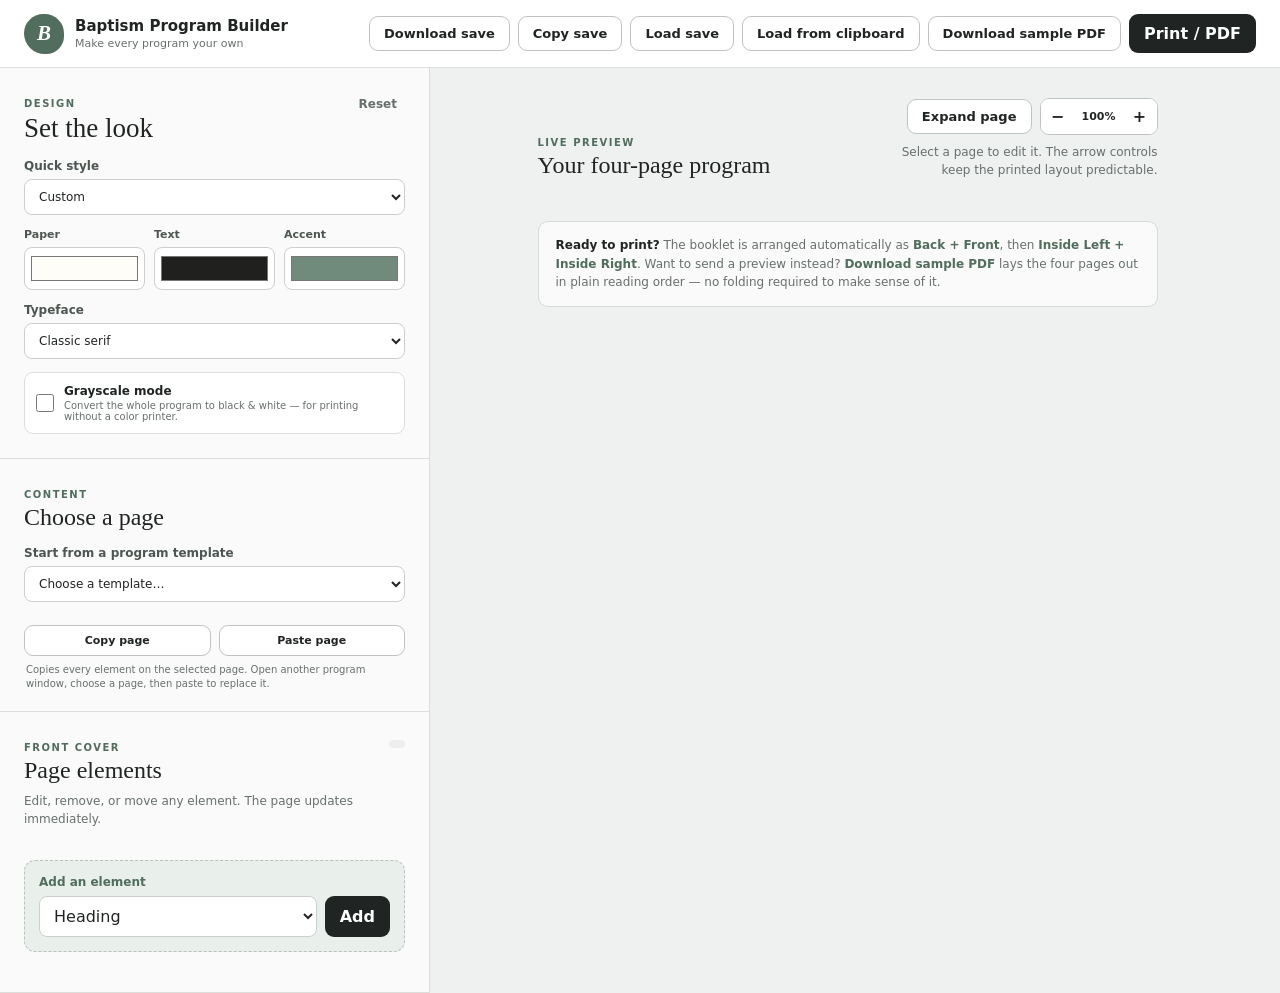
<file: index.html>
<!doctype html>
<html lang="en">
<head>
  <meta charset="utf-8">
  <meta name="viewport" content="width=device-width, initial-scale=1">
  <title>Baptism Program Builder</title>
  <link rel="icon" type="image/svg+xml" href="static/favicon.svg">
  <link rel="stylesheet" href="static/app.css">
  <link data-trunk rel="rust" />
  <link data-trunk rel="copy-dir" href="static" data-target-path="static" />
</head>
<body class="editor-page">
  <header class="topbar no-print">
    <a class="brand" href="./">
      <span class="brand-mark" aria-hidden="true">B</span>
      <span><strong>Baptism Program Builder</strong><small>Make every program your own</small></span>
    </a>
    <div class="file-actions" aria-label="Program actions">
      <span class="save-status" id="save-status" role="status" aria-live="polite"></span>
      <button type="button" class="secondary-button" id="download-save">Download save</button>
      <button type="button" class="secondary-button" id="copy-save">Copy save</button>
      <label class="button-label" for="load-save">Load save</label>
      <input id="load-save" type="file" accept="application/json,.json" hidden>
      <button type="button" class="secondary-button" id="load-save-clipboard">Load from clipboard</button>
      <button type="button" class="secondary-button" id="print-sample">Download sample PDF</button>
      <button type="button" id="print-program">Print / PDF</button>
    </div>
  </header>

  <main class="builder no-print">
    <aside class="control-panel">
      <section class="control-section design-section">
        <div class="section-heading">
          <div><span class="step-label">Design</span><h1>Set the look</h1></div>
          <button type="button" class="quiet-button" id="reset-theme">Reset</button>
        </div>

        <label>Quick style
          <select id="theme-preset">
            <option value="custom">Custom</option>
            <option value="monochrome">Black &amp; white</option>
            <option value="classic">Classic</option>
            <option value="sage">Soft sage</option>
            <option value="blue">Water blue</option>
            <option value="blush">Warm blush</option>
            <option value="night">Midnight</option>
          </select>
        </label>
        <div class="color-grid">
          <label>Paper<input type="color" id="paper-color" value="#fffdf8"></label>
          <label>Text<input type="color" id="text-color" value="#20201e"></label>
          <label>Accent<input type="color" id="accent-color" value="#708a7b"></label>
        </div>
        <label>Typeface
          <select id="font-family">
            <option value="serif">Classic serif</option>
            <option value="sans">Clean sans serif</option>
            <option value="soft">Soft rounded</option>
          </select>
        </label>
        <label class="checkbox-control">
          <input type="checkbox" id="monochrome-images">
          <span><strong>Grayscale mode</strong><small>Convert the whole program to black &amp; white — for printing without a color printer.</small></span>
        </label>
      </section>

      <section class="control-section page-section">
        <span class="step-label">Content</span>
        <h2>Choose a page</h2>
        <label>Start from a program template
          <select id="content-template">
            <option value="">Choose a template…</option>
            <option value="child-same-day">Child baptism + confirmation</option>
            <option value="child-later">Child baptism only (confirmed later)</option>
            <option value="convert">Convert baptism</option>
            <option value="multiple">Multiple candidates</option>
            <option value="service-one-hymn">One-page service + one hymn</option>
            <option value="service-two-hymns">One-page service + two hymns inside</option>
            <option value="service-split-hymns">One-page service + hymns split</option>
          </select>
        </label>
        <div class="page-tabs" id="page-tabs" role="tablist" aria-label="Program pages"></div>
        <div class="page-clipboard-actions" aria-label="Copy or paste a complete page">
          <button type="button" class="secondary-button" id="copy-page">Copy page</button>
          <button type="button" class="secondary-button" id="paste-page">Paste page</button>
        </div>
        <p class="page-clipboard-help">Copies every element on the selected page. Open another program window, choose a page, then paste to replace it.</p>
      </section>

      <section class="control-section block-section">
        <div class="section-heading">
          <div><span class="step-label" id="current-page-label">Front cover</span><h2>Page elements</h2></div>
          <span class="element-count" id="element-count"></span>
        </div>
        <p class="section-help">Edit, remove, or move any element. The page updates immediately.</p>
        <div class="block-list" id="block-list"></div>

        <div class="add-element">
          <label for="new-block-type">Add an element</label>
          <div class="add-element-row">
            <select id="new-block-type">
              <option value="heading">Heading</option>
              <option value="text">Text</option>
              <option value="item">Program item</option>
              <option value="callout">Callout section</option>
              <option value="hymn">Hymn</option>
              <option value="quote">Scripture / quote</option>
              <option value="markdown">Markdown text</option>
              <option value="image">Image</option>
              <option value="decoration">Decoration</option>
              <option value="spacer">Space</option>
            </select>
            <button type="button" id="add-block">Add</button>
          </div>
        </div>
      </section>
    </aside>

    <section class="canvas-panel">
      <div class="canvas-heading">
        <div><span class="step-label">Live preview</span><h2>Your four-page program</h2></div>
        <div class="canvas-heading-side">
          <div class="preview-actions">
            <button type="button" class="secondary-button" id="toggle-focus" aria-pressed="false">Expand page</button>
            <div class="preview-zoom" aria-label="Expanded page size">
              <button type="button" class="secondary-button" id="zoom-out" aria-label="Make preview smaller">−</button>
              <output id="zoom-value" aria-live="polite">100%</output>
              <button type="button" class="secondary-button" id="zoom-in" aria-label="Make preview larger">+</button>
            </div>
          </div>
          <p>Select a page to edit it. The arrow controls keep the printed layout predictable.</p>
        </div>
      </div>
      <div class="live-preview-grid" id="live-preview" aria-label="Live four-page preview"></div>
      <div class="print-tip">
        <strong>Ready to print?</strong>
        The booklet is arranged automatically as <span>Back + Front</span>, then <span>Inside Left + Inside Right</span>.
        Want to send a preview instead? <span>Download sample PDF</span> lays the four pages out in plain reading order — no folding required to make sense of it.
      </div>
    </section>
  </main>

  <div class="print-only" id="print-program-pages" aria-hidden="true">
    <section class="print-sheet">
      <div class="print-page" data-print-page="back"></div>
      <div class="print-page" data-print-page="front"></div>
    </section>
    <section class="print-sheet">
      <div class="print-page" data-print-page="inside-left"></div>
      <div class="print-page" data-print-page="inside-right"></div>
    </section>
  </div>

  <div class="print-only" id="print-sample-pages" aria-hidden="true">
    <section class="print-sheet-single"><div class="print-page" data-print-page="front"></div></section>
    <section class="print-sheet-single"><div class="print-page" data-print-page="inside-left"></div></section>
    <section class="print-sheet-single"><div class="print-page" data-print-page="inside-right"></div></section>
    <section class="print-sheet-single"><div class="print-page" data-print-page="back"></div></section>
  </div>
</body>
</html>
</file>
<file: static/app.css>
:root {
  --ui-ink: #202422;
  --ui-muted: #68706c;
  --ui-border: #dcdedc;
  --ui-surface: #fff;
  --ui-canvas: #eef1ef;
  --ui-accent: #506d5e;
  --ui-accent-soft: #e9f0eb;
  --danger: #9b3c35;
}

* { box-sizing: border-box; }
[hidden] { display: none !important; }
html { min-width: 320px; }
body { margin: 0; color: var(--ui-ink); background: var(--ui-canvas); font-family: Inter, ui-sans-serif, system-ui, -apple-system, BlinkMacSystemFont, "Segoe UI", sans-serif; }
button, input, textarea, select { font: inherit; }
button, .button-label, .image-picker { -webkit-tap-highlight-color: transparent; }

button { border: 0; border-radius: 9px; padding: 10px 15px; color: #fff; background: var(--ui-ink); font-weight: 700; cursor: pointer; }
button:hover { filter: brightness(.94); }
button:focus-visible, input:focus-visible, textarea:focus-visible, select:focus-visible, .button-label:focus-visible { outline: 3px solid rgba(80,109,94,.25); outline-offset: 2px; }
button:disabled { cursor: default; opacity: .35; filter: none; }
.secondary-button, .button-label { display: inline-block; border: 1px solid #bfc4c1; border-radius: 9px; padding: 9px 14px; color: var(--ui-ink); background: #fff; font-size: 13px; font-weight: 700; cursor: pointer; }
.quiet-button { padding: 5px 8px; color: var(--ui-muted); background: transparent; font-size: 12px; }
.quiet-button.danger { color: var(--danger); }

.topbar { position: sticky; top: 0; z-index: 50; display: flex; justify-content: space-between; align-items: center; gap: 24px; min-height: 68px; padding: 10px 24px; border-bottom: 1px solid var(--ui-border); background: rgba(255,255,255,.96); backdrop-filter: blur(12px); }
.brand { display: flex; align-items: center; gap: 11px; color: inherit; text-decoration: none; }
.brand-mark { display: grid; place-items: center; width: 40px; height: 40px; border-radius: 50% 50% 46% 54%; color: #fff; background: var(--ui-accent); font: italic 700 21px Georgia, serif; }
.brand strong, .brand small { display: block; }
.brand strong { font-size: 15px; }
.brand small { margin-top: 2px; color: var(--ui-muted); font-size: 11px; font-weight: 500; }
.file-actions { display: flex; align-items: center; justify-content: flex-end; gap: 8px; }
.save-status { max-width: 260px; color: var(--ui-muted); font-size: 12px; text-align: right; }
.save-status.error { color: var(--danger); }

.builder { display: grid; grid-template-columns: 430px minmax(590px, 1fr); max-width: 1390px; min-height: calc(100vh - 68px); margin: 0 auto; }
.control-panel { border-right: 1px solid var(--ui-border); background: #f9faf9; }
.control-section { padding: 24px; border-bottom: 1px solid var(--ui-border); }
.control-section h1, .control-section h2, .canvas-heading h2 { margin: 2px 0 15px; font-family: Georgia, "Times New Roman", serif; font-weight: 500; }
.control-section h1 { font-size: 27px; }
.control-section h2, .canvas-heading h2 { font-size: 24px; }
.step-label { color: var(--ui-accent); font-size: 10px; font-weight: 800; letter-spacing: .15em; text-transform: uppercase; }
.section-heading { display: flex; justify-content: space-between; align-items: start; gap: 16px; }
.section-help { margin: -7px 0 16px; color: var(--ui-muted); font-size: 12px; line-height: 1.5; }
.element-count { margin-top: 4px; padding: 4px 8px; border-radius: 99px; color: var(--ui-muted); background: #ecefed; font-size: 11px; white-space: nowrap; }

.control-section > label, .field-control, .add-element > label { display: grid; gap: 6px; margin-bottom: 13px; color: #4d5651; font-size: 12px; font-weight: 700; }
input, textarea, select { width: 100%; border: 1px solid #cbd0cd; border-radius: 8px; padding: 9px 10px; color: var(--ui-ink); background: #fff; font-weight: 500; }
textarea { min-height: 78px; resize: vertical; line-height: 1.4; }
.color-grid { display: grid; grid-template-columns: repeat(3, 1fr); gap: 9px; }
.color-grid label { display: grid; gap: 6px; color: #4d5651; font-size: 11px; font-weight: 700; }
.color-grid input[type="color"] { height: 43px; margin-bottom: 13px; padding: 4px; cursor: pointer; }
.checkbox-control { display: flex !important; grid-template-columns: none; align-items: center; gap: 10px !important; margin: 4px 0 0 !important; padding: 11px; border: 1px solid var(--ui-border); border-radius: 9px; background: #fff; cursor: pointer; }
.checkbox-control input { flex: 0 0 auto; width: 18px; height: 18px; margin: 0; accent-color: var(--ui-accent); }
.checkbox-control span, .checkbox-control strong, .checkbox-control small { display: block; }
.checkbox-control strong { color: var(--ui-ink); font-size: 12px; }
.checkbox-control small { margin-top: 2px; color: var(--ui-muted); font-size: 10px; font-weight: 500; }

.page-section { padding-bottom: 20px; }
.page-tabs { display: grid; grid-template-columns: 1fr 1fr; gap: 8px; }
.page-tab { display: flex; align-items: stretch; gap: 6px; padding: 9px; border: 1px solid var(--ui-border); background: #fff; }
.page-tab[data-selected="true"] { border-color: var(--ui-accent); background: var(--ui-accent-soft); box-shadow: inset 0 0 0 1px var(--ui-accent); }
.page-tab-select { flex: 1 1 auto; display: flex; align-items: center; gap: 9px; padding: 0; border: none; background: none; color: var(--ui-ink); font-size: 12px; text-align: left; }
.page-number { display: grid; place-items: center; width: 25px; height: 25px; border-radius: 50%; color: var(--ui-muted); background: #f0f2f0; font-size: 11px; }
.page-tab[data-selected="true"] .page-number { color: #fff; background: var(--ui-accent); }
.page-tab-move { display: flex; flex-direction: column; gap: 2px; flex: 0 0 auto; }
.page-tab-move .icon-button { width: 20px; height: 20px; font-size: 10px; }
.page-clipboard-actions { display: grid; grid-template-columns: 1fr 1fr; gap: 8px; margin-top: 10px; }
.page-clipboard-actions .secondary-button { padding: 8px 10px; font-size: 11px; }
.page-clipboard-help { margin: 7px 2px 0; color: var(--ui-muted); font-size: 10px; line-height: 1.4; }

.block-section { padding-bottom: 40px; }
.block-list { display: grid; gap: 11px; }
.block-card { padding: 13px; border: 1px solid var(--ui-border); border-radius: 11px; background: #fff; box-shadow: 0 2px 8px rgba(26,36,31,.03); transition: border-color .15s, box-shadow .15s; }
.block-card.is-linked-highlight { border-color: var(--ui-accent); box-shadow: 0 0 0 3px rgba(80,109,94,.13), 0 2px 8px rgba(26,36,31,.05); }
.block-card-header { display: flex; align-items: center; justify-content: space-between; gap: 12px; margin-bottom: 12px; }
.block-card-title { display: flex; align-items: center; gap: 8px; min-width: 0; }
.block-card-header strong { font-family: Georgia, serif; font-size: 15px; font-weight: 600; }
.link-number { display: grid; flex: 0 0 auto; place-items: center; width: 22px; height: 22px; border-radius: 50%; color: #fff; background: var(--ui-accent); font-size: 10px; font-weight: 800; }
.block-actions { display: flex; gap: 3px; }
.icon-button { width: 27px; height: 27px; padding: 0; border: 1px solid #e1e3e1; color: var(--ui-muted); background: #f8f9f8; font-size: 13px; line-height: 1; }
.icon-button.remove { color: var(--danger); font-size: 19px; font-weight: 400; }
.block-card .field-control { margin-bottom: 9px; }
.block-card .field-control:last-child { margin-bottom: 0; }
.block-card input, .block-card textarea, .block-card select { padding: 8px 9px; font-size: 12px; }
.control-row { display: grid; grid-template-columns: 1fr 1fr; gap: 9px; }
.control-row .field-control { min-width: 0; }
.advanced-style { margin-top: 4px; padding-top: 11px; border-top: 1px dashed var(--ui-border); }
.advanced-style summary { color: var(--ui-muted); font-size: 11px; font-weight: 700; cursor: pointer; list-style: none; }
.advanced-style summary::-webkit-details-marker { display: none; }
.advanced-style summary::before { content: "▸ "; }
.advanced-style[open] summary::before { content: "▾ "; }
.advanced-style[open] summary { margin-bottom: 10px; }
.advanced-style-note { margin: 6px 0 10px; color: var(--ui-muted); font-size: 11px; font-style: italic; }
.field-hint { margin: -6px 0 9px; color: var(--ui-muted); font-size: 11px; line-height: 1.4; }
.typography-color-control { display: flex; align-items: center; gap: 8px; }
.typography-color-control input[type="color"] { flex: 0 0 48px; height: 34px; padding: 3px; cursor: pointer; }
.typography-color-control .quiet-button { padding: 6px 8px; }
.add-element { margin-top: 16px; padding: 14px; border: 1px dashed #b9c1bc; border-radius: 11px; background: var(--ui-accent-soft); }
.add-element > label { margin-bottom: 7px; color: var(--ui-accent); }
.add-element-row { display: grid; grid-template-columns: 1fr auto; gap: 8px; }
.empty-page { padding: 22px; border: 1px dashed #c7cbc9; border-radius: 10px; color: var(--ui-muted); background: #fff; font-size: 12px; text-align: center; }
.image-actions { display: flex; align-items: center; gap: 8px; margin-bottom: 10px; }
.image-picker { padding: 7px 10px; border-radius: 7px; color: #fff; background: var(--ui-accent); font-size: 11px; font-weight: 700; cursor: pointer; }
.editor-thumbnail { display: block; width: 100%; height: 105px; margin-bottom: 10px; border-radius: 8px; object-fit: cover; }
.editor-thumbnail.is-built-in { border: 1px solid #e1e5e2; background: #f6f7f5; object-fit: contain; }
.art-library-title { display: block; margin: 2px 0 7px; color: #4d5651; font-size: 11px; font-weight: 700; }
.art-library-group-title { display: block; margin: 8px 0 5px; color: var(--ui-muted); font-size: 9px; font-weight: 800; letter-spacing: .04em; text-transform: uppercase; }
.art-library { display: grid; grid-template-columns: 1fr 1fr; gap: 7px; margin-bottom: 6px; }
.art-choice { min-width: 0; padding: 5px; border: 1px solid #d8dcda; border-radius: 8px; color: var(--ui-ink); background: #f8f9f8; font-size: 10px; line-height: 1.2; text-align: left; }
.art-choice:hover { border-color: #9eaaa3; filter: none; }
.art-choice.selected { border-color: var(--ui-accent); background: var(--ui-accent-soft); box-shadow: inset 0 0 0 1px var(--ui-accent); }
.art-choice img { display: block; width: 100%; height: 68px; margin-bottom: 5px; border-radius: 4px; background: #fff; object-fit: contain; }
.art-choice span { display: block; overflow: hidden; font-weight: 700; text-overflow: ellipsis; white-space: nowrap; }
.art-library-credit { margin: 0 0 10px; color: var(--ui-muted); font-size: 9px; line-height: 1.45; }
.art-library-credit a { color: inherit; text-decoration: underline; text-underline-offset: 2px; }

.canvas-panel {
  position: sticky;
  top: 68px;
  align-self: start;
  min-width: 0;
  height: calc(100vh - 68px);
  padding: 30px 32px 48px;
  overflow-y: auto;
  overscroll-behavior: contain;
  scrollbar-gutter: stable;
  background: var(--ui-canvas);
}
.canvas-heading { display: flex; justify-content: space-between; align-items: end; gap: 28px; max-width: 620px; margin: 0 auto 18px; }
.canvas-heading h2 { margin-bottom: 0; }
.canvas-heading-side { display: grid; justify-items: end; gap: 8px; }
.canvas-heading p { max-width: 260px; margin: 0; color: var(--ui-muted); font-size: 12px; line-height: 1.5; text-align: right; }
.preview-actions { display: flex; align-items: center; gap: 8px; }
.preview-zoom { display: flex; align-items: center; overflow: hidden; border: 1px solid #bfc4c1; border-radius: 9px; background: #fff; }
.preview-zoom .secondary-button { width: 34px; min-width: 34px; padding: 8px 0; border: 0; border-radius: 0; font-size: 16px; }
.preview-zoom output { min-width: 48px; color: var(--ui-ink); font-size: 11px; font-weight: 800; text-align: center; }
#toggle-focus[aria-pressed="true"] { border-color: var(--ui-accent); color: #fff; background: var(--ui-accent); }
.live-preview-grid { display: grid; grid-template-columns: repeat(2, 252px); gap: 24px 28px; justify-content: center; }

.live-preview-grid.is-focused { display: flex; flex-wrap: wrap; align-items: flex-start; justify-content: center; gap: 16px 20px; }
.live-preview-grid.is-focused .page-preview-shell { order: 2; }
.live-preview-grid.is-focused .page-preview-shell.selected { order: 1; flex-basis: 100%; display: flex; flex-direction: column; align-items: center; margin-bottom: 4px; }
.live-preview-grid.is-focused .page-preview-shell.selected .page-preview-viewport { width: var(--focus-width, 528px); height: var(--focus-height, 816px); }
.live-preview-grid.is-focused .page-preview-shell.selected .page-preview-scale { transform: var(--focus-transform, scale(1)); }
.live-preview-grid.is-focused .page-preview-shell:not(.selected) { opacity: .8; }
.live-preview-grid.is-focused .page-preview-shell:not(.selected) .page-preview-viewport { width: 120px; height: 186px; }
.live-preview-grid.is-focused .page-preview-shell:not(.selected) .page-preview-scale { transform: scale(.2273); }
.page-preview-shell { position: relative; display: block; padding: 0; border: 0; color: inherit; background: transparent; text-align: left; filter: none; }
.page-preview-shell:hover { filter: none; }
.preview-page-label { display: block; margin-bottom: 7px; color: var(--ui-muted); font-size: 10px; font-weight: 800; letter-spacing: .11em; text-transform: uppercase; }
.page-preview-viewport { display: block; width: 252px; height: 390px; overflow: hidden; border: 2px solid transparent; border-radius: 3px; background: #fff; box-shadow: 0 10px 30px rgba(29,40,34,.13); transition: border-color .15s, box-shadow .15s; }
.page-preview-scale { display: block; width: 528px; height: 816px; transform: scale(.477); transform-origin: top left; }
.page-preview-shell:hover .page-preview-viewport { box-shadow: 0 13px 35px rgba(29,40,34,.2); }
.page-preview-shell.selected .page-preview-viewport { border-color: var(--ui-accent); box-shadow: 0 0 0 4px rgba(80,109,94,.16), 0 13px 35px rgba(29,40,34,.17); }
.page-preview-shell .program-block { position: relative; cursor: pointer; transition: outline-color .12s, background-color .12s; }
.page-preview-shell.selected .program-block::after { content: attr(data-block-number); position: absolute; z-index: 4; top: 0; left: -34px; display: grid; place-items: center; width: 22px; height: 22px; border-radius: 50%; color: #fff; background: var(--ui-accent); box-shadow: 0 1px 4px rgba(20,30,25,.2); font: 800 11px/1 Arial, sans-serif; }
.page-preview-shell .program-block.is-linked-highlight { outline: 3px solid color-mix(in srgb, var(--page-accent) 62%, transparent); outline-offset: 4px; background: color-mix(in srgb, var(--page-accent) 10%, transparent); }
.overflow-warning { position: absolute; right: 8px; bottom: 8px; padding: 5px 8px; border-radius: 99px; color: #fff; background: var(--danger); font-size: 9px; font-weight: 800; }
.print-tip { max-width: 620px; margin: 24px auto 0; padding: 14px 17px; border: 1px solid #d5dad6; border-radius: 10px; color: var(--ui-muted); background: rgba(255,255,255,.65); font-size: 12px; line-height: 1.55; }
.print-tip strong { color: var(--ui-ink); }
.print-tip span { color: var(--ui-accent); font-weight: 700; }

.program-page { width: 5.5in; height: 8.5in; padding: .54in; overflow: hidden; color: var(--page-text); background: var(--page-paper); print-color-adjust: exact; -webkit-print-color-adjust: exact; }
.program-page-inner { width: 100%; height: 100%; overflow: visible; }
.font-serif { font-family: Georgia, "Times New Roman", serif; }
.font-sans { font-family: Arial, Helvetica, sans-serif; }
.font-soft { font-family: "Avenir Next", Avenir, "Trebuchet MS", sans-serif; }
.program-heading { margin: .12in 0 .15in; color: var(--page-text); font-weight: 500; line-height: 1.08; white-space: pre-wrap; }
.program-heading.color-accent { color: var(--page-accent); }
.program-heading.size-small { font-size: 21px; }
.program-heading.size-medium { font-size: 29px; }
.program-heading.size-large { font-size: 41px; }
.program-text { margin: .1in 0 .16in; font-size: 15px; line-height: 1.45; white-space: pre-wrap; }
.program-text.style-italic { font-style: italic; }
.program-text.style-eyebrow { color: var(--page-accent); font: 700 12px/1.3 Arial, sans-serif; letter-spacing: .17em; text-transform: uppercase; }

.program-callout { margin: .2in 0 .22in; }
.program-callout.align-left { text-align: left; }
.program-callout.align-center { text-align: center; }
.program-callout.align-right { text-align: right; }
.program-callout-title { margin: 0; color: var(--page-accent); font-weight: 500; letter-spacing: .04em; line-height: 1.15; text-transform: uppercase; white-space: pre-wrap; }
.program-callout-subtitle { margin: .05in 0 0; color: var(--page-accent); font-weight: 400; line-height: 1.35; white-space: pre-wrap; }
.program-callout.size-small .program-callout-title { font-size: 18px; }
.program-callout.size-small .program-callout-subtitle { font-size: 11px; }
.program-callout.size-medium .program-callout-title { font-size: 25px; }
.program-callout.size-medium .program-callout-subtitle { font-size: 13px; }
.program-callout.size-large .program-callout-title { font-size: 33px; }
.program-callout.size-large .program-callout-subtitle { font-size: 15px; }

.program-hymn { margin: 0 0 .26in; }
.program-hymn.align-left .program-hymn-title { text-align: left; }
.program-hymn.align-center .program-hymn-title { text-align: center; }
.program-hymn.align-right .program-hymn-title { text-align: right; }
.program-hymn-title { margin: 0 0 .07in; color: var(--page-text); font-weight: 700; line-height: 1.25; white-space: pre-wrap; }
.program-hymn-lyrics { margin: 0; color: var(--page-text); line-height: 1.55; }
.program-hymn-lyrics.lyrics-align-left { text-align: left; }
.program-hymn-lyrics.lyrics-align-center { text-align: center; }
.program-hymn-lyrics.lyrics-align-right { text-align: right; }
.program-hymn-verse { margin: 0 0 .18in; white-space: pre-wrap; break-inside: avoid; }
.program-hymn-verse:last-child { margin-bottom: 0; }
.program-hymn.columns-2 .program-hymn-lyrics { column-count: 2; column-gap: .32in; }
.program-hymn.columns-2 .program-hymn-verse { break-inside: avoid-column; }
.program-hymn.size-small .program-hymn-title { font-size: 14px; }
.program-hymn.size-small .program-hymn-lyrics { font-size: 11px; }
.program-hymn.size-medium .program-hymn-title { font-size: 16px; }
.program-hymn.size-medium .program-hymn-lyrics { font-size: 13px; }
.program-hymn.size-large .program-hymn-title { font-size: 19px; }
.program-hymn.size-large .program-hymn-lyrics { font-size: 15px; }

.program-quote { position: relative; margin: .2in 0 .24in; padding: .15in .24in .13in; border-left: 4px solid var(--page-accent); }
.program-quote.kind-scripture::before { content: "“"; position: absolute; top: -.08in; left: .06in; color: color-mix(in srgb, var(--page-accent) 28%, transparent); font: 64px/1 Georgia, serif; }
.program-quote-text { position: relative; z-index: 1; margin: 0; font-style: italic; line-height: 1.5; white-space: pre-wrap; }
.program-quote-citation { margin-top: .08in; color: var(--page-accent); font: 700 11px/1.35 Arial, sans-serif; letter-spacing: .05em; }
.program-quote-citation::before { content: "— "; }
.program-quote.align-left { text-align: left; }
.program-quote.align-center { text-align: center; }
.program-quote.align-right { text-align: right; }
.program-quote.size-small .program-quote-text { font-size: 13px; }
.program-quote.size-medium .program-quote-text { font-size: 16px; }
.program-quote.size-large .program-quote-text { font-size: 20px; }

.program-markdown { margin: .1in 0 .16in; color: var(--page-text); font-size: 15px; line-height: 1.5; }
.program-markdown p { margin: 0 0 .12in; }
.program-markdown ul, .program-markdown ol { margin: 0 0 .12in; padding-left: 1.15em; }
.program-markdown p:last-child, .program-markdown ul:last-child, .program-markdown ol:last-child { margin-bottom: 0; }
.program-markdown li { margin-bottom: .04in; }
.program-markdown strong { font-weight: 700; }
.program-markdown em { font-style: italic; }
.program-item { margin: 0 0 .22in; padding: 0 0 .08in; }
.program-item-label, .program-item-text { display: block; }
.program-item-label { margin-bottom: 5px; color: var(--page-accent); font: 700 12px/1.2 Arial, sans-serif; letter-spacing: .09em; text-transform: uppercase; }
.program-item-text { min-height: 17px; font-size: 15px; font-style: italic; line-height: 1.25; }
.program-item.size-compact { margin-bottom: .09in; padding-bottom: .03in; }
.program-item.size-compact .program-item-label { margin-bottom: 1px; font-size: 10px; }
.program-item.size-compact .program-item-text { min-height: 13px; font-size: 12px; line-height: 1.2; }
.program-item.size-roomy { margin-bottom: .36in; padding-bottom: .13in; }
.program-item.size-roomy .program-item-label { margin-bottom: 7px; font-size: 13px; }
.program-item.size-roomy .program-item-text { min-height: 22px; font-size: 17px; }

/* Line styles: how a label relates to its filled-in value */
.program-item.style-underline { border-bottom: 1px solid color-mix(in srgb, var(--page-accent) 65%, transparent); }

.program-item.style-dotted, .program-item.style-plain { display: flex; flex-wrap: wrap; align-items: baseline; column-gap: 8px; }
.program-item.style-dotted .program-item-label, .program-item.style-plain .program-item-label { flex: 0 1 auto; margin-bottom: 0; white-space: nowrap; }
.program-item.style-dotted .program-item-text, .program-item.style-plain .program-item-text { flex: 0 1 auto; min-height: 0; margin-left: auto; white-space: nowrap; }
.program-item.style-dotted::after { content: ""; order: 1; flex: 1 1 12px; min-width: 12px; margin: 0 0 .2em; border-bottom: 1px dotted color-mix(in srgb, var(--page-accent) 70%, transparent); }
.program-item.style-dotted .program-item-label { order: 0; }
.program-item.style-dotted .program-item-text { order: 2; }
.program-item.style-plain .program-item-text { text-align: right; }

/* Alignment: where the item sits (stacked styles) or how the row is grouped (inline styles) */
.program-item.align-center { text-align: center; }
.program-item.align-right { text-align: right; }
.program-item.style-dotted.align-center, .program-item.style-plain.align-center { justify-content: center; }
.program-item.style-dotted.align-right, .program-item.style-plain.align-right { justify-content: flex-end; }
.program-item.style-plain.align-center .program-item-text, .program-item.style-plain.align-right .program-item-text,
.program-item.style-dotted.align-center .program-item-text, .program-item.style-dotted.align-right .program-item-text { margin-left: 0; text-align: left; }
.program-item.style-dotted.align-center::after, .program-item.style-dotted.align-right::after { flex: 0 0 24px; }
.program-decoration { display: grid; place-items: center; margin: .15in auto; color: var(--page-accent); line-height: 1; text-align: center; }
.program-decoration.size-small { min-height: .2in; }
.program-decoration.size-medium { min-height: .36in; }
.program-decoration.size-large { min-height: .58in; }
.decoration-line::before { content: ""; display: block; width: 1.25in; height: 1px; background: var(--page-accent); }
.decoration-art, .decoration-symbol { display: block; width: 1.35in; height: .36in; }
.size-small .decoration-art, .size-small .decoration-symbol { width: .9in; height: .2in; }
.size-large .decoration-art, .size-large .decoration-symbol { width: 2in; height: .58in; }
.decoration-art { background: currentColor; -webkit-mask: url("decorations/olive-branch.png") center / contain no-repeat; mask: url("decorations/olive-branch.png") center / contain no-repeat; }
.decoration-symbol { overflow: visible; fill: none; stroke: currentColor; stroke-width: 2.25; stroke-linecap: round; stroke-linejoin: round; }
.decoration-dove .decoration-symbol { stroke-width: 2; }
.decoration-rays .decoration-symbol { stroke-width: 2; }
.decoration-custom-image { display: block; width: auto; max-width: 2in; height: .36in; object-fit: contain; }
.size-small .decoration-custom-image { height: .2in; }
.size-large .decoration-custom-image { height: .58in; }
.decoration-placeholder { display: grid; place-items: center; width: 1.35in; height: .36in; border: 2px dashed color-mix(in srgb, var(--page-accent) 50%, transparent); color: var(--page-accent); background: color-mix(in srgb, var(--page-accent) 7%, var(--page-paper)); font: 700 11px Arial, sans-serif; }
.program-spacer.size-small { height: .16in; }
.program-spacer.size-medium { height: .42in; }
.program-spacer.size-large { height: .95in; }
.program-image { display: flex; flex-direction: column; align-items: center; justify-content: center; width: 100%; margin: .14in auto .18in; }
.program-image.size-small { height: 1.15in; }
.program-image.size-medium { height: 2.25in; }
.program-image.size-large { height: 3.5in; }
.program-image img { display: block; width: 100%; height: calc(100% - 18px); object-fit: cover; }
.program-image.built-in-art img { object-fit: contain; }
.program-image.shape-soft img, .program-image.shape-soft .image-placeholder { border-radius: 16px; }
.program-image.shape-circle img, .program-image.shape-circle .image-placeholder { width: auto; max-width: 100%; aspect-ratio: 1; border-radius: 50%; }
.program-image figcaption { width: 100%; margin-top: 5px; font-size: 10px; font-style: italic; text-align: center; }
.image-placeholder { display: grid; place-items: center; width: 100%; height: 100%; border: 2px dashed color-mix(in srgb, var(--page-accent) 50%, transparent); color: var(--page-accent); background: color-mix(in srgb, var(--page-accent) 7%, var(--page-paper)); font: 700 13px Arial, sans-serif; }
.empty-print-block { display: none; }

.print-only { display: none; }

@media (max-width: 1080px) {
  .builder { display: block; }
  .control-panel { border-right: 0; }
  .canvas-panel { position: static; height: auto; overflow: visible; border-top: 1px solid var(--ui-border); }
}

@media (max-width: 680px) {
  .topbar { position: static; display: block; padding: 12px; }
  .file-actions { flex-wrap: wrap; justify-content: flex-start; margin-top: 12px; }
  .save-status { order: 2; flex-basis: 100%; max-width: none; text-align: left; }
  .control-section { padding: 20px 15px; }
  .canvas-panel { padding: 24px 10px 40px; }
  .canvas-heading { display: block; padding: 0 6px; }
  .canvas-heading-side { justify-items: start; }
  .canvas-heading p { margin-top: 8px; text-align: left; }
  .preview-actions { flex-wrap: wrap; margin-top: 10px; }
  .preview-zoom { display: none; }
  .live-preview-grid { grid-template-columns: 252px; }
  .live-preview-grid.is-focused .page-preview-shell.selected .page-preview-viewport { width: 252px; height: 390px; }
  .live-preview-grid.is-focused .page-preview-shell.selected .page-preview-scale { transform: scale(.477); }
  .live-preview-grid.is-focused .page-preview-shell:not(.selected) .page-preview-viewport { width: 90px; height: 139px; }
  .live-preview-grid.is-focused .page-preview-shell:not(.selected) .page-preview-scale { transform: scale(.1705); }
}

@page { size: 11in 8.5in; margin: 0; }
@media print {
  html, body { width: 100%; margin: 0; padding: 0; background: #fff; }
  .no-print { display: none !important; }
  .print-only { display: none !important; }
  body:not(.print-mode-sample) #print-program-pages { display: block !important; }
  body.print-mode-sample #print-sample-pages { display: block !important; }
  .print-sheet { display: flex; width: 11in; height: 8.5in; margin: 0; page-break-after: always; break-after: page; }
  .print-sheet:last-child { page-break-after: auto; break-after: auto; }
  .print-sheet-single { display: flex; width: 5.5in; height: 8.5in; margin: 0; page-break-after: always; break-after: page; }
  .print-sheet-single:last-child { page-break-after: auto; break-after: auto; }
  .print-page, .print-page > .program-page { width: 5.5in; height: 8.5in; }
}
</file>
